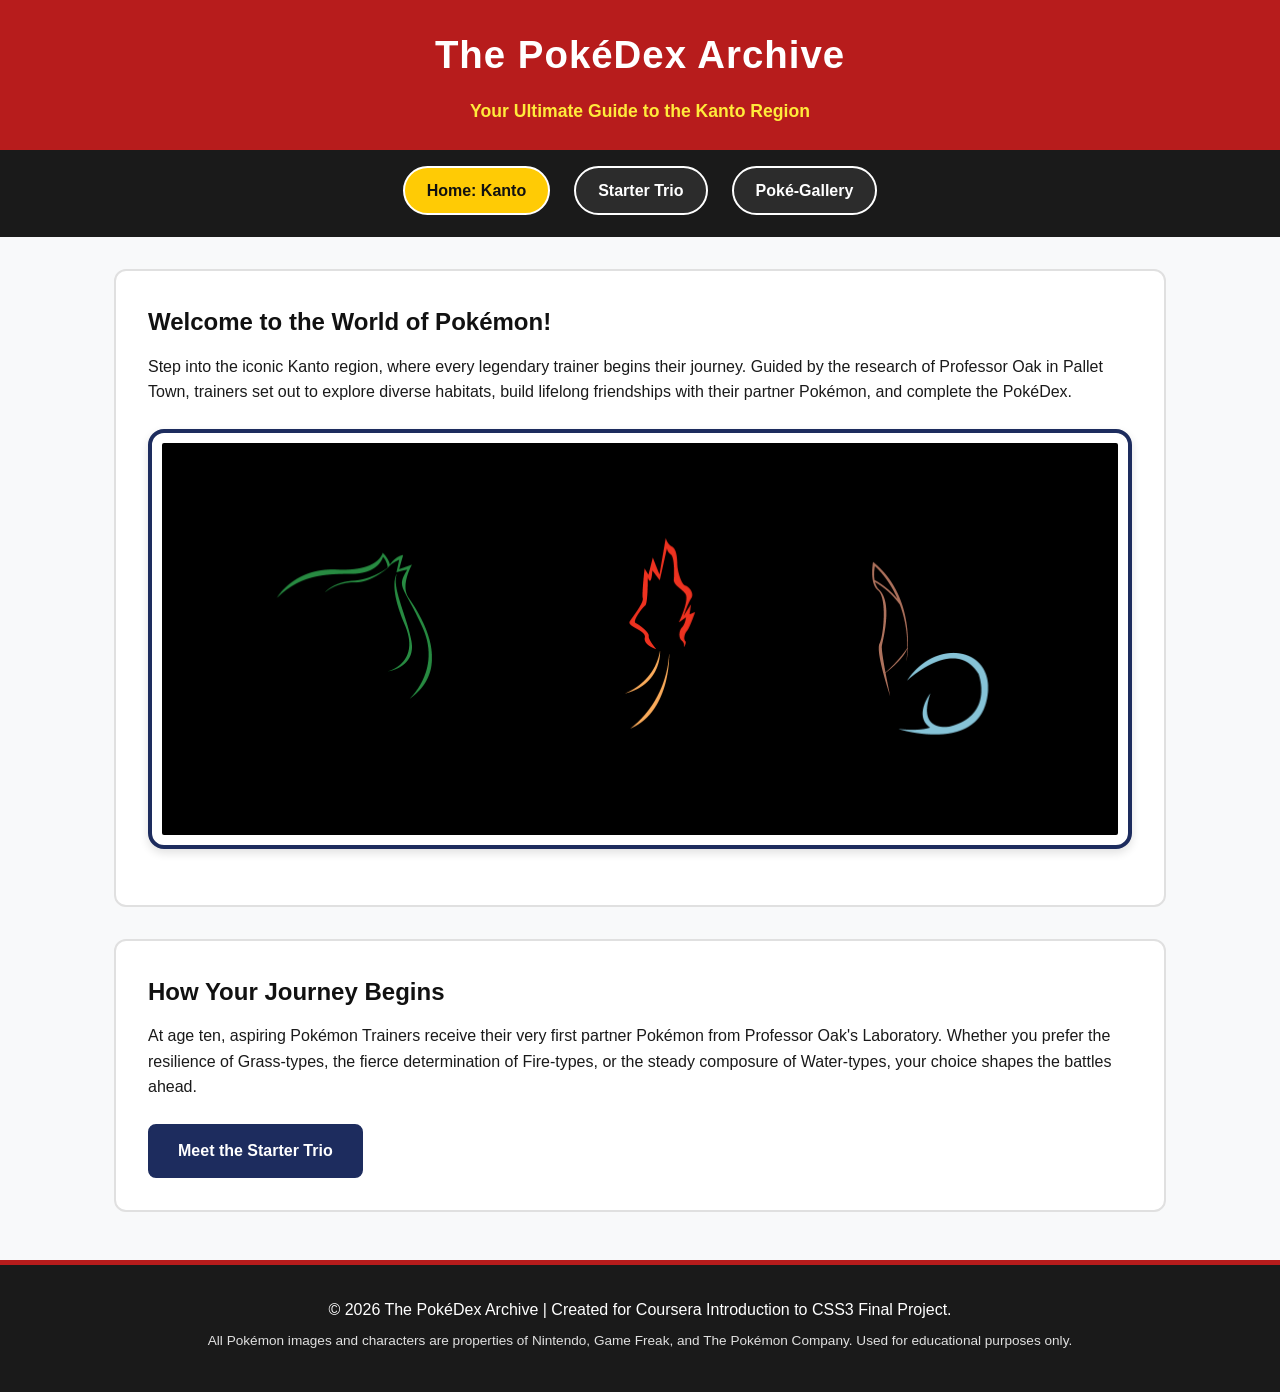
<file: index.html>
<!DOCTYPE html>
<html lang="en">

<head>
    <meta charset="UTF-8">
    <meta name="viewport" content="width=device-width, initial-scale=1.0">
    <title>The PokéDex Archive - Welcome to Kanto</title>
    <link rel="stylesheet" href="css/style.css">
</head>

<body>

    <!-- Kriteria 1 & 2: Skip to Main Content Link (Visible on Focus) -->
    <a href="#main-content" class="skip-link">Skip to Main Content</a>

    <header class="site-header">
        <div class="header-container">
            <h1>The PokéDex Archive</h1>
            <p class="subtitle">Your Ultimate Guide to the Kanto Region</p>
        </div>

        <!-- Kriteria 3 & 6: Accessible & Attractively Styled Navigation using Flexbox -->
        <nav aria-label="Main Navigation">
            <ul class="nav-list">
                <li><a href="index.html" class="active" aria-current="page">Home: Kanto</a></li>
                <li><a href="starters.html">Starter Trio</a></li>
                <li><a href="gallery.html">Poké-Gallery</a></li>
            </ul>
        </nav>
    </header>

    <main id="main-content">
        <section class="hero-section">
            <h2>Welcome to the World of Pokémon!</h2>
            <p>
                Step into the iconic Kanto region, where every legendary trainer begins their journey.
                Guided by the research of Professor Oak in Pallet Town, trainers set out to explore
                diverse habitats, build lifelong friendships with their partner Pokémon, and complete
                the PokéDex.
            </p>

            <!-- Imej Utama Halaman 1 (Dihias dengan Box Model) -->
            <div class="featured-image-wrapper">
                <img src="images/startertrio.png"
                    alt="Kanto Region Pokémon starters gathered together in an adventure landscape"
                    class="featured-img">
            </div>
        </section>

        <section class="info-section">
            <h2>How Your Journey Begins</h2>
            <p>
                At age ten, aspiring Pokémon Trainers receive their very first partner Pokémon from
                Professor Oak's Laboratory. Whether you prefer the resilience of Grass-types, the
                fierce determination of Fire-types, or the steady composure of Water-types, your
                choice shapes the battles ahead.
            </p>
            <div class="cta-container">
                <a href="starters.html" class="cta-button">Meet the Starter Trio</a>
            </div>
        </section>
    </main>

    <footer class="site-footer">
        <p>&copy; 2026 The PokéDex Archive | Created for Coursera Introduction to CSS3 Final Project.</p>
        <p class="disclaimer">All Pokémon images and characters are properties of Nintendo, Game Freak, and The Pokémon
            Company. Used for educational purposes only.</p>
    </footer>

</body>

</html>
</file>
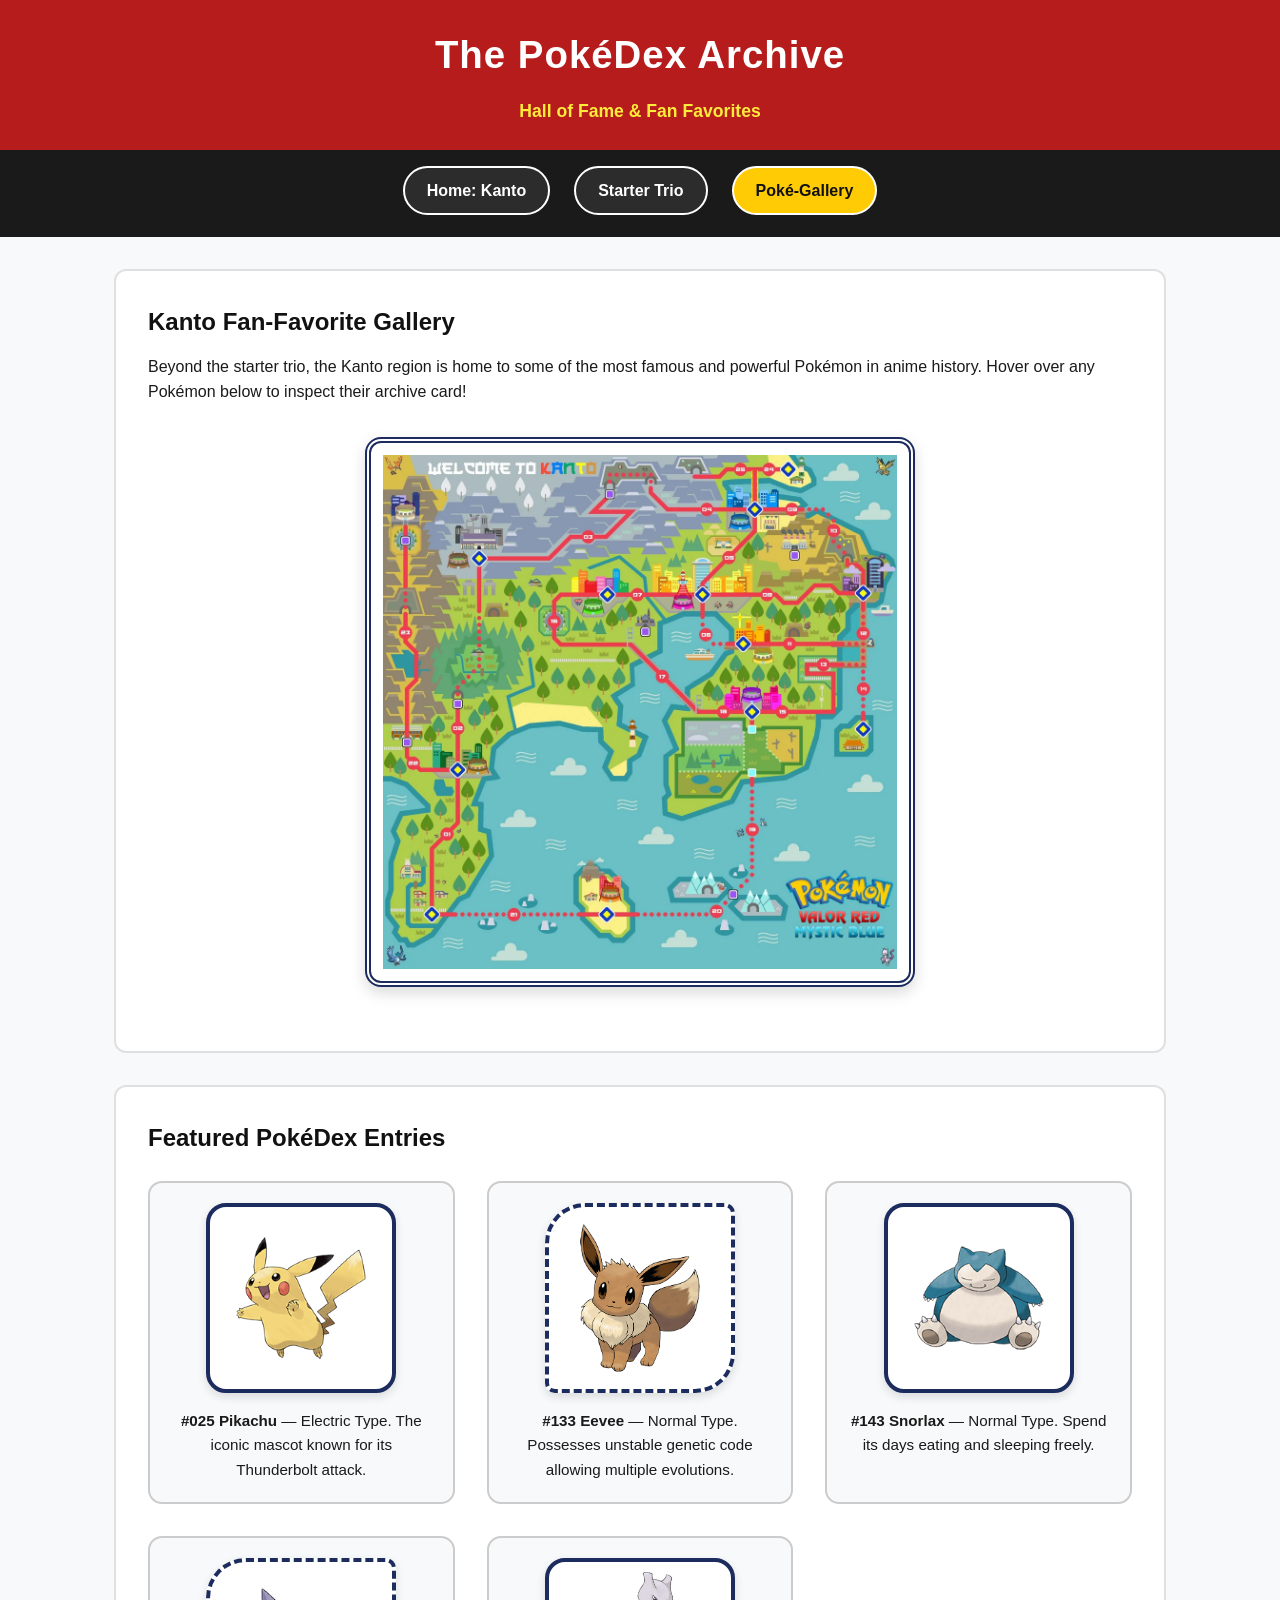
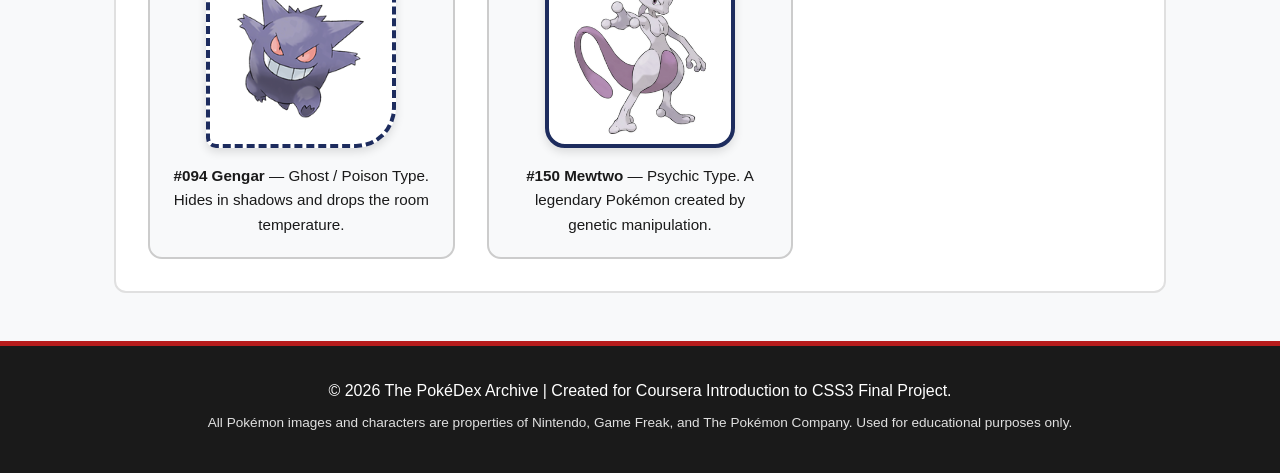
<file: gallery.html>
<!DOCTYPE html>
<html lang="en">

<head>
    <meta charset="UTF-8">
    <meta name="viewport" content="width=device-width, initial-scale=1.0">
    <title>The PokéDex Archive - The Poké-Gallery</title>
    <link rel="stylesheet" href="css/style.css">
</head>

<body>

    <!-- Kriteria 1 & 2: Skip to Main Content Link -->
    <a href="#main-content" class="skip-link">Skip to Main Content</a>

    <header class="site-header">
        <div class="header-container">
            <h1>The PokéDex Archive</h1>
            <p class="subtitle">Hall of Fame &amp; Fan Favorites</p>
        </div>

        <nav aria-label="Main Navigation">
            <ul class="nav-list">
                <li><a href="index.html">Home: Kanto</a></li>
                <li><a href="starters.html">Starter Trio</a></li>
                <li><a href="gallery.html" class="active" aria-current="page">Poké-Gallery</a></li>
            </ul>
        </nav>
    </header>

    <main id="main-content">
        <section class="hero-section">
            <h2>Kanto Fan-Favorite Gallery</h2>
            <p>
                Beyond the starter trio, the Kanto region is home to some of the most famous
                and powerful Pokémon in anime history. Hover over any Pokémon below to inspect
                their archive card!
            </p>

            <!-- Imej Utama Halaman 3 (kantomap.webp Berbentuk Segi Empat Sama) -->
            <div class="featured-image-wrapper map-container">
                <img src="images/kantomap.webp"
                    alt="Colorful vector map of the Kanto region showing numbered routes, cities, and oceans with stylized retro game aesthetics"
                    class="kanto-map-img">
            </div>
        </section>

        <!-- Kriteria 5: CSS Grid Parent Element (Siri Gambar minimum 5 imej) -->
        <section class="gallery-section">
            <h2>Featured PokéDex Entries</h2>

            <div class="grid-gallery">
                <!-- Imej 1 Galeri (Keseluruhan imej ke-2 di halaman) -->
                <figure class="gallery-item">
                    <img src="images/pikachu.png" alt="Pikachu smiling with electric sparks on its cheeks">
                    <figcaption>
                        <strong>#025 Pikachu</strong> — Electric Type. The iconic mascot known for its Thunderbolt
                        attack.
                    </figcaption>
                </figure>

                <!-- Imej 2 Galeri (Keseluruhan imej ke-3 di halaman) -->
                <figure class="gallery-item">
                    <img src="images/eevee.png" alt="Eevee, a brown fox-like Pokémon with a fluffy cream collar">
                    <figcaption>
                        <strong>#133 Eevee</strong> — Normal Type. Possesses unstable genetic code allowing multiple
                        evolutions.
                    </figcaption>
                </figure>

                <!-- Imej 3 Galeri (Keseluruhan imej ke-4 di halaman) -->
                <figure class="gallery-item">
                    <img src="images/snorlax.png" alt="Snorlax, a giant sleeping blue-green Pokémon">
                    <figcaption>
                        <strong>#143 Snorlax</strong> — Normal Type. Spend its days eating and sleeping freely.
                    </figcaption>
                </figure>

                <!-- Imej 4 Galeri (Keseluruhan imej ke-5 di halaman) -->
                <figure class="gallery-item">
                    <img src="images/gengar.png" alt="Gengar grinning mischievously with red eyes">
                    <figcaption>
                        <strong>#094 Gengar</strong> — Ghost / Poison Type. Hides in shadows and drops the room
                        temperature.
                    </figcaption>
                </figure>

                <!-- Imej 5 Galeri (Keseluruhan imej ke-6 di halaman) -->
                <figure class="gallery-item">
                    <img src="images/mewtwo.png" alt="Mewtwo standing in a powerful psychic battle stance">
                    <figcaption>
                        <strong>#150 Mewtwo</strong> — Psychic Type. A legendary Pokémon created by genetic
                        manipulation.
                    </figcaption>
                </figure>
            </div>
        </section>
    </main>

    <footer class="site-footer">
        <p>&copy; 2026 The PokéDex Archive | Created for Coursera Introduction to CSS3 Final Project.</p>
        <p class="disclaimer">All Pokémon images and characters are properties of Nintendo, Game Freak, and The Pokémon
            Company. Used for educational purposes only.</p>
    </footer>

</body>

</html>
</file>
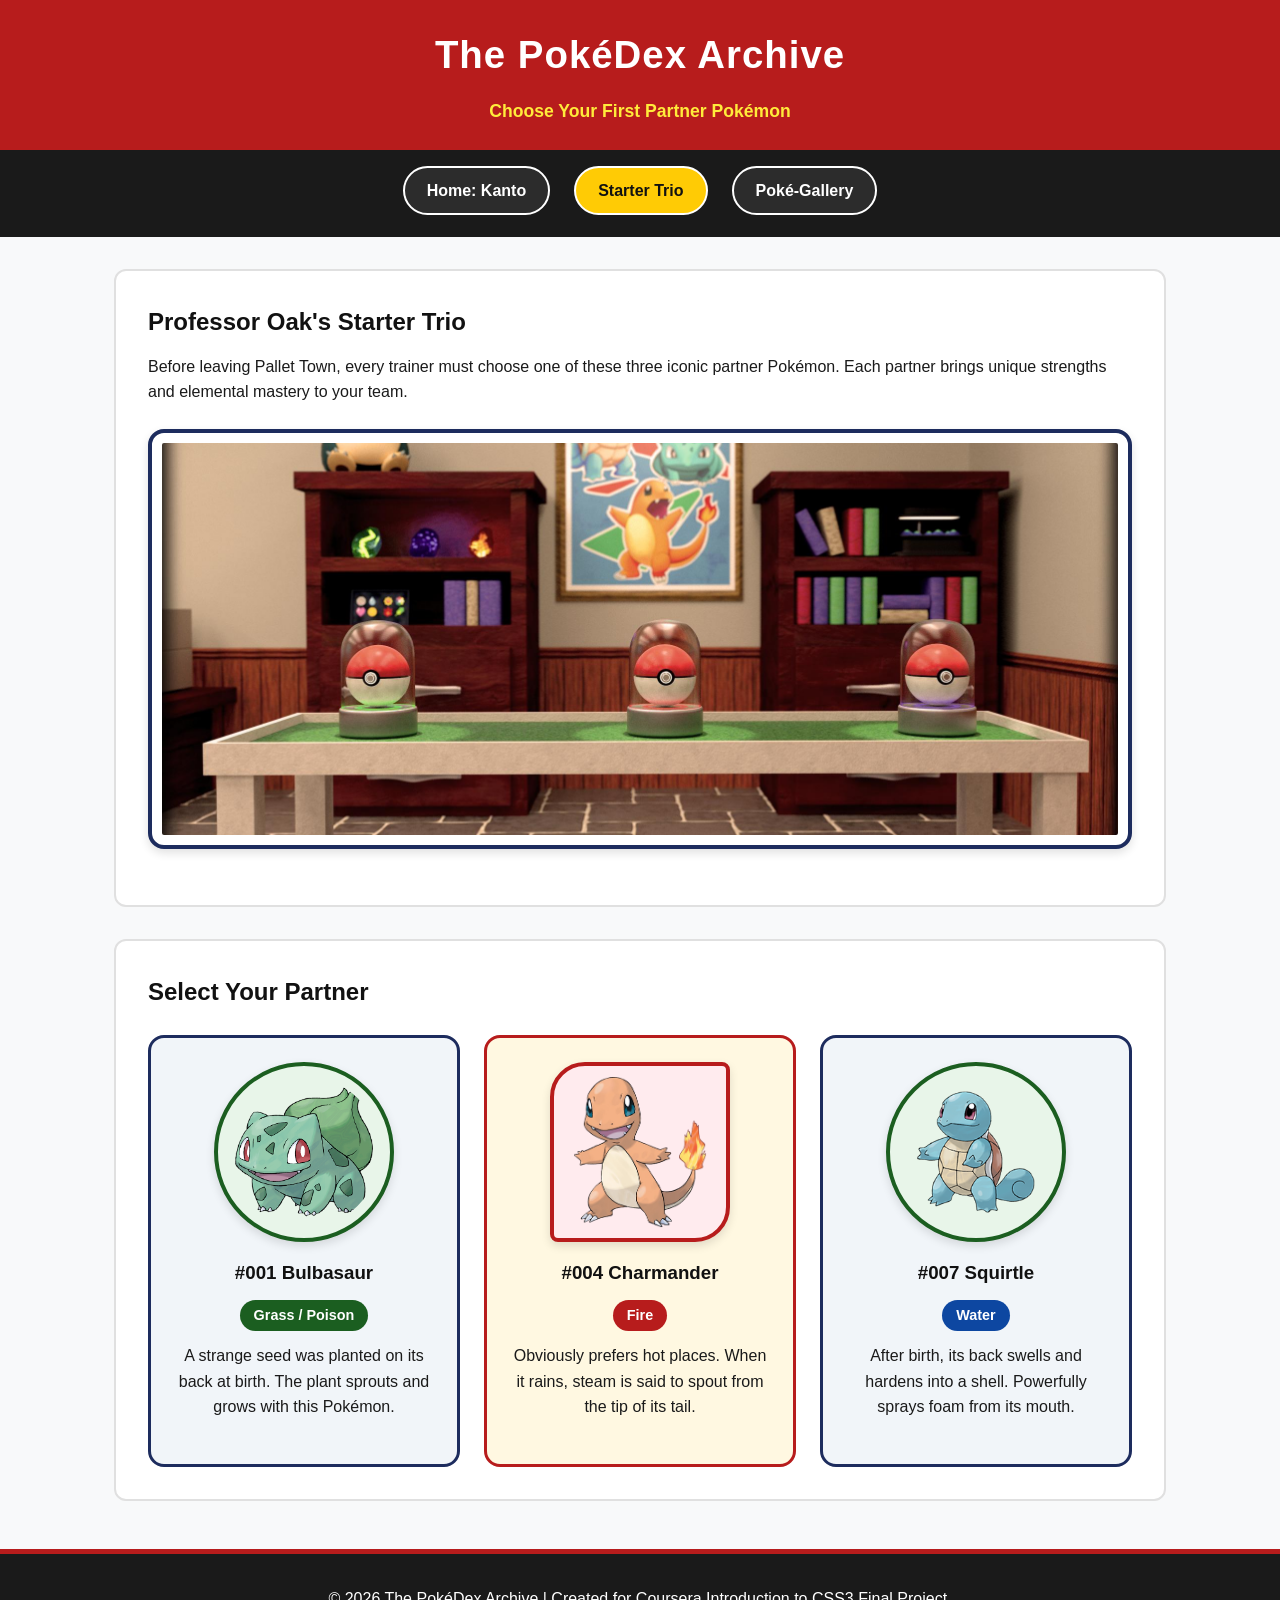
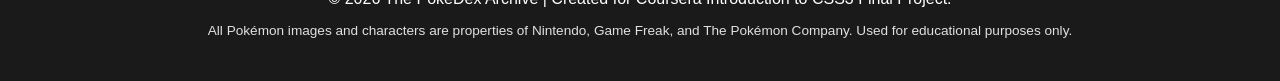
<file: starters.html>
<!DOCTYPE html>
<html lang="en">

<head>
    <meta charset="UTF-8">
    <meta name="viewport" content="width=device-width, initial-scale=1.0">
    <title>The PokéDex Archive - The Starter Trio</title>
    <link rel="stylesheet" href="css/style.css">
</head>

<body>

    <!-- Kriteria 1 & 2: Skip to Main Content Link -->
    <a href="#main-content" class="skip-link">Skip to Main Content</a>

    <header class="site-header">
        <div class="header-container">
            <h1>The PokéDex Archive</h1>
            <p class="subtitle">Choose Your First Partner Pokémon</p>
        </div>

        <nav aria-label="Main Navigation">
            <ul class="nav-list">
                <li><a href="index.html">Home: Kanto</a></li>
                <li><a href="starters.html" class="active" aria-current="page">Starter Trio</a></li>
                <li><a href="gallery.html">Poké-Gallery</a></li>
            </ul>
        </nav>
    </header>

    <main id="main-content">
        <section class="hero-section">
            <h2>Professor Oak's Starter Trio</h2>
            <p>
                Before leaving Pallet Town, every trainer must choose one of these three iconic
                partner Pokémon. Each partner brings unique strengths and elemental mastery to your team.
            </p>

            <!-- Imej Utama Halaman 2 -->
            <div class="featured-image-wrapper">
                <img src="images/starter-banner.jpg" alt="Banner showcasing the Pokémon Research Lab and Pokéballs"
                    class="featured-img">
            </div>
        </section>

        <!-- Kriteria 6 & 8: Flexbox Parent Element & nth-child Selector -->
        <section class="starters-section">
            <h2>Select Your Partner</h2>
            <div class="flex-container">

                <!-- Kad 1: Ganjil (Odd) -->
                <article class="poke-card">
                    <img src="images/bulbasaur.png" alt="Bulbasaur, the Grass and Poison type Seed Pokémon">
                    <h3>#001 Bulbasaur</h3>
                    <span class="type-badge grass">Grass / Poison</span>
                    <p>A strange seed was planted on its back at birth. The plant sprouts and grows with this Pokémon.
                    </p>
                </article>

                <!-- Kad 2: Genap (Even - Digayakan berbeza melalui :nth-child) -->
                <article class="poke-card">
                    <img src="images/charmander.png"
                        alt="Charmander, the Fire type Lizard Pokémon with a flame on its tail">
                    <h3>#004 Charmander</h3>
                    <span class="type-badge fire">Fire</span>
                    <p>Obviously prefers hot places. When it rains, steam is said to spout from the tip of its tail.</p>
                </article>

                <!-- Kad 3: Ganjil (Odd) -->
                <article class="poke-card">
                    <img src="images/squirtle.png" alt="Squirtle, the Water type Tiny Turtle Pokémon">
                    <h3>#007 Squirtle</h3>
                    <span class="type-badge water">Water</span>
                    <p>After birth, its back swells and hardens into a shell. Powerfully sprays foam from its mouth.</p>
                </article>

            </div>
        </section>
    </main>

    <footer class="site-footer">
        <p>&copy; 2026 The PokéDex Archive | Created for Coursera Introduction to CSS3 Final Project.</p>
        <p class="disclaimer">All Pokémon images and characters are properties of Nintendo, Game Freak, and The Pokémon
            Company. Used for educational purposes only.</p>
    </footer>

</body>

</html>
</file>
<file: css/style.css>
/* ==========================================================================
   1. TETAPAN ASAS & KONTRAS WARNA TINGGI (WAVE ACCESSIBILITY COMPLIANT)
   ========================================================================== */
* {
    box-sizing: border-box;
    margin: 0;
    padding: 0;
}

body {
    font-family: 'Segoe UI', Tahoma, Geneva, Verdana, sans-serif;
    background-color: #F8F9FA;
    /* Latar belakang putih bersih */
    color: #1A1A1A;
    /* Teks hitam gelap untuk kontras maksimum (>4.5:1) */
    line-height: 1.6;
}

main {
    max-width: 1100px;
    margin: 2rem auto;
    padding: 0 1.5rem;
}

h1,
h2,
h3 {
    margin-bottom: 0.75rem;
    color: #111111;
}

p {
    margin-bottom: 1.25rem;
}

/* ==========================================================================
   2. KRITERIA 2: "SKIP TO MAIN CONTENT" LINK (POSITION & :FOCUS)
   ========================================================================== */
.skip-link {
    position: absolute;
    top: -100px;
    /* Sembunyikan di luar skrin secara lalai */
    left: 20px;
    background-color: #FFCB05;
    /* Kuning Pokémon */
    color: #111111;
    /* Teks gelap (Kontras tinggi) */
    padding: 12px 20px;
    font-weight: bold;
    text-decoration: none;
    border: 3px solid #1D2C5E;
    border-radius: 8px;
    z-index: 1000;
    transition: top 0.3s ease;
}

.skip-link:focus {
    top: 15px;
    /* Muncul apabila Tab ditekan */
    outline: 3px dashed #B71C1C;
}

/* ==========================================================================
   3. KRITERIA 3 & 6: HEADER & NAVIGATION BAR (FLEXBOX)
   ========================================================================== */
.site-header {
    background-color: #B71C1C;
    /* Merah PokéDex (Kontras tinggi dengan teks putih) */
    color: #FFFFFF;
    border-bottom: 6px solid #1A1A1A;
    text-align: center;
    padding-top: 1.5rem;
}

.site-header h1 {
    color: #FFFFFF;
    font-size: 2.4rem;
    letter-spacing: 1px;
}

.subtitle {
    color: #FFEB3B;
    font-size: 1.1rem;
    font-weight: 600;
    margin-bottom: 1.5rem;
}

/* Penerapan Flexbox pada Bar Navigasi */
.nav-list {
    display: flex;
    justify-content: center;
    align-items: center;
    flex-wrap: wrap;
    gap: 1.5rem;
    list-style-type: none;
    background-color: #1A1A1A;
    padding: 1rem;
}

.nav-list a {
    color: #FFFFFF;
    background-color: #2C2C2C;
    text-decoration: none;
    font-weight: bold;
    padding: 10px 22px;
    border-radius: 25px;
    border: 2px solid #FFFFFF;
    transition: all 0.3s ease;
    display: inline-block;
}

/* Kriteria 7: Hover Pseudo-Class & Transitions */
.nav-list a:hover,
.nav-list a:focus {
    background-color: #FFCB05;
    /* Kuning Pikachu */
    color: #111111;
    border-color: #FFCB05;
    transform: translateY(-3px);
}

.nav-list a.active {
    background-color: #FFCB05;
    color: #111111;
    border-color: #FFFFFF;
}

/* ==========================================================================
   4. KRITERIA 4: BOX MODEL UNTUK SEMUA IMEJ (Border, Padding, Border-Radius)
   ========================================================================== */
img {
    max-width: 100%;
    height: auto;
    display: block;
    margin: 0 auto;
    /* Elemen Wajib Box Model */
    border: 4px solid #1D2C5E;
    padding: 10px;
    border-radius: 16px;
    background-color: #FFFFFF;
    box-shadow: 0 4px 10px rgba(0, 0, 0, 0.12);
    transition: transform 0.35s ease, border-color 0.35s ease, box-shadow 0.35s ease;
}

/* Kriteria 7: Hover Effect pada Imej Biasa */
img:hover {
    transform: scale(1.04) rotate(1deg);
    border-color: #B71C1C;
    box-shadow: 0 8px 20px rgba(183, 28, 28, 0.25);
}

.featured-image-wrapper {
    margin: 1.5rem 0;
}

.featured-img {
    max-height: 420px;
    object-fit: cover;
    width: 100%;
}

/* ==========================================================================
   GAYA KHAS KANTO MAP (Membantu memaparkan kantomap.webp dengan cantik)
   ========================================================================== */
.map-container {
    display: flex;
    justify-content: center;
    align-items: center;
    margin: 2rem 0;
    width: 100%;
}

.kanto-map-img {
    max-width: 100%;
    width: 550px;
    /* Saiz ideal untuk peta 1:1 */
    height: auto;
    object-fit: contain;
    /* Box Model Khusus Peta Kanto */
    border: 6px double #1D2C5E;
    /* Sempadan berkembar gaya retro */
    padding: 12px;
    border-radius: 16px;
    background-color: #FFFFFF;
    box-shadow: 0 6px 15px rgba(0, 0, 0, 0.15);
    transition: transform 0.3s ease, border-color 0.3s ease;
}

.kanto-map-img:hover {
    transform: scale(1.03);
    /* Zum sedikit sahaja untuk mengekalkan kejelasan perincian peta */
    border-color: #B71C1C;
    /* Bertukar warna merah PokéDex apabila disentuh */
}

/* ==========================================================================
   5. CONTAINER SEKSYEN & BUTTON CTA
   ========================================================================== */
.hero-section,
.info-section,
.starters-section,
.gallery-section {
    background-color: #FFFFFF;
    padding: 2rem;
    margin-bottom: 2rem;
    border-radius: 12px;
    border: 2px solid #E0E0E0;
}

.cta-container {
    margin-top: 1.5rem;
}

.cta-button {
    display: inline-block;
    background-color: #1D2C5E;
    color: #FFFFFF;
    padding: 12px 28px;
    font-weight: bold;
    text-decoration: none;
    border-radius: 8px;
    border: 2px solid #1D2C5E;
    transition: background-color 0.3s ease, transform 0.2s ease;
}

.cta-button:hover,
.cta-button:focus {
    background-color: #B71C1C;
    border-color: #B71C1C;
    transform: scale(1.05);
}

/* ==========================================================================
   6. KRITERIA 6 & 8: HALAMAN FLEXBOX & PEMILIH :NTH-CHILD (starters.html)
   ========================================================================== */
.flex-container {
    display: flex;
    flex-direction: row;
    flex-wrap: wrap;
    justify-content: space-between;
    gap: 1.5rem;
    margin-top: 1.5rem;
}

.poke-card {
    flex: 1 1 280px;
    background-color: #F1F5F9;
    border: 3px solid #1D2C5E;
    border-radius: 16px;
    padding: 1.5rem;
    text-align: center;
    transition: transform 0.3s ease;
}

.poke-card img {
    width: 180px;
    height: 180px;
    object-fit: contain;
    margin-bottom: 1rem;
}

/* Kriteria 8: Penggunaan Pemilih :nth-child untuk memberikan gaya berselang-seli */
.flex-container .poke-card:nth-child(odd) img {
    border-radius: 50%;
    /* Bulat penuh untuk Bulbasaur (1) dan Squirtle (3) */
    border-color: #1B5E20;
    background-color: #E8F5E9;
}

.flex-container .poke-card:nth-child(even) {
    background-color: #FFF8E1;
    /* Latar belakang kuning lembut untuk Charmander (2) */
    border-color: #B71C1C;
}

.flex-container .poke-card:nth-child(even) img {
    border-radius: 35px 8px 35px 8px;
    /* Bentuk daun/api unik */
    border-color: #B71C1C;
    background-color: #FFEBEE;
}

/* Lencana Jenis Pokémon (Kontras Tinggi) */
.type-badge {
    display: inline-block;
    padding: 4px 14px;
    border-radius: 20px;
    font-size: 0.9rem;
    font-weight: bold;
    color: #FFFFFF;
    margin-bottom: 0.75rem;
}

.type-badge.grass {
    background-color: #1B5E20;
}

.type-badge.fire {
    background-color: #B71C1C;
}

.type-badge.water {
    background-color: #0D47A1;
}

/* ==========================================================================
   7. KRITERIA 5 & 8: HALAMAN CSS GRID (gallery.html)
   ========================================================================== */
.grid-gallery {
    display: grid;
    /* 3 lajur pada skrin besar, responsif pada skrin kecil */
    grid-template-columns: repeat(auto-fit, minmax(260px, 1fr));
    gap: 2rem;
    margin-top: 1.5rem;
}

.gallery-item {
    background-color: #F8F9FA;
    border: 2px solid #CCCCCC;
    border-radius: 14px;
    padding: 1.25rem;
    text-align: center;
}

.gallery-item img {
    width: 190px;
    height: 190px;
    object-fit: contain;
    margin-bottom: 1rem;
}

/* Penggunaan :nth-child tambahan di galeri untuk visual menarik */
.grid-gallery .gallery-item:nth-child(even) img {
    border-radius: 40px 10px 40px 10px;
    border-style: dashed;
}

.grid-gallery .gallery-item:nth-child(odd) img {
    border-radius: 20px;
    border-style: solid;
}

figcaption {
    font-size: 0.95rem;
    color: #1A1A1A;
}

/* ==========================================================================
   8. FOOTER
   ========================================================================== */
.site-footer {
    background-color: #1A1A1A;
    color: #FFFFFF;
    text-align: center;
    padding: 2rem 1rem;
    margin-top: 3rem;
    border-top: 5px solid #B71C1C;
}

.site-footer p {
    margin-bottom: 0.5rem;
}

.disclaimer {
    font-size: 0.85rem;
    color: #E0E0E0;
}
</file>
